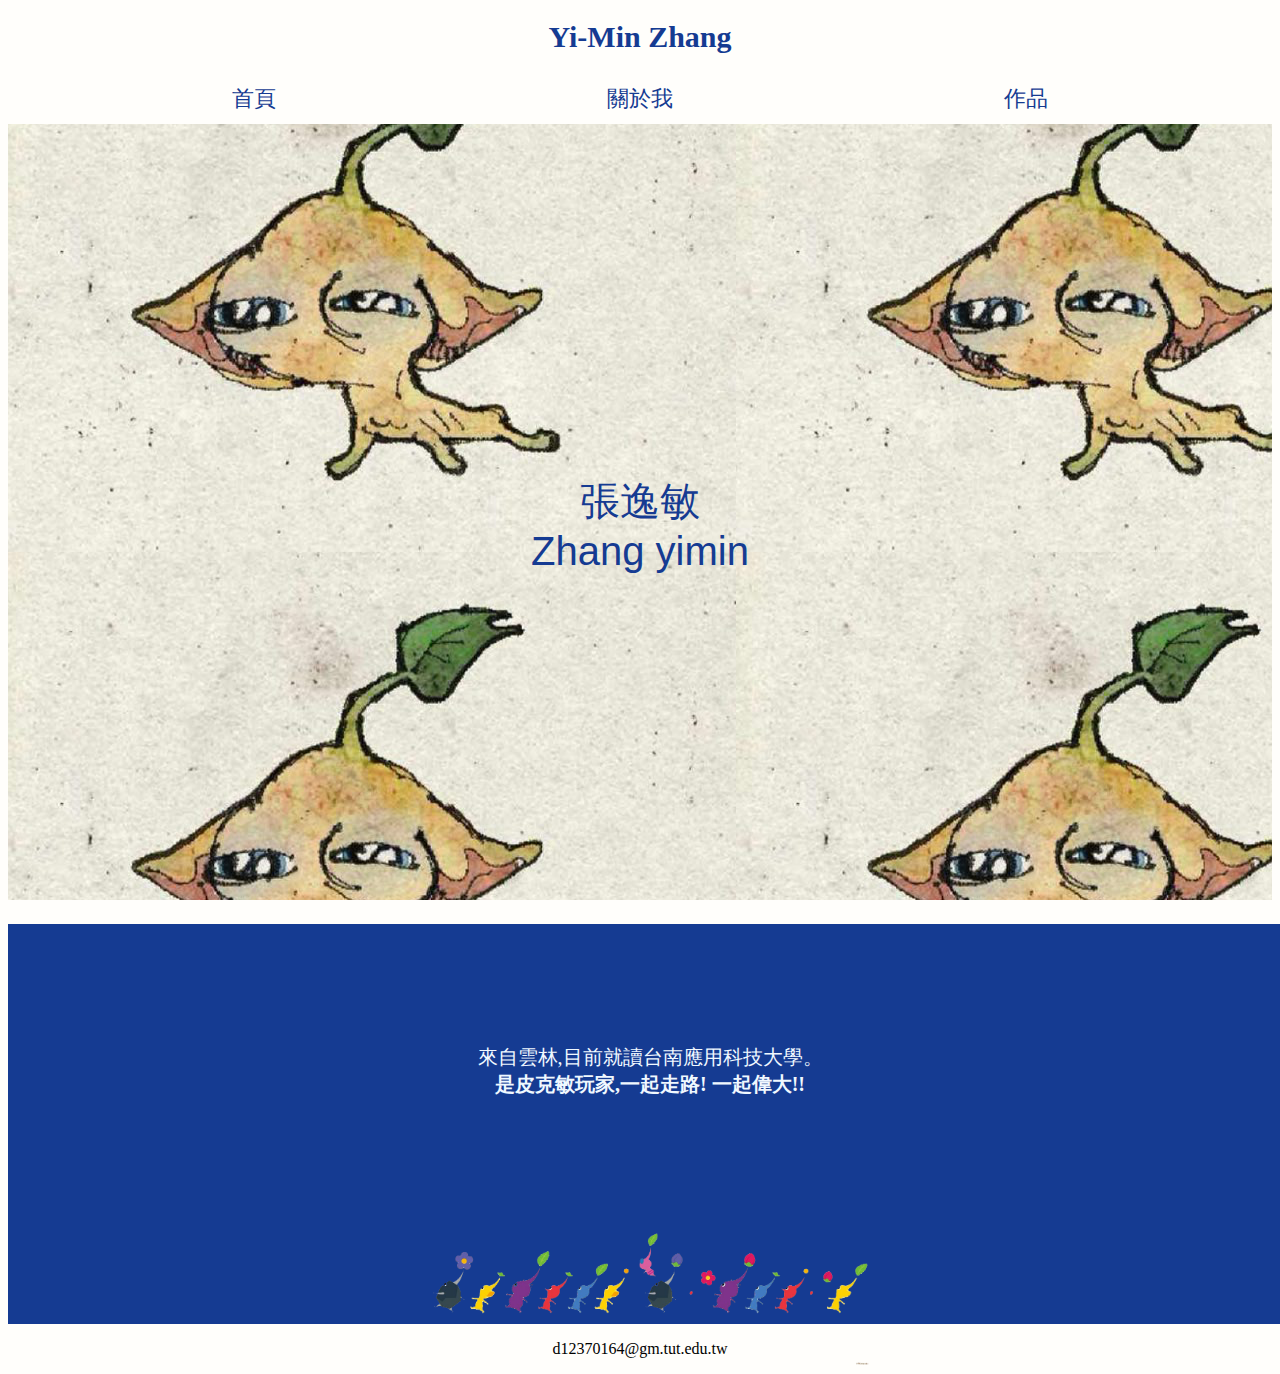
<file: portfolio/index.html>
<!DOCTYPE html>
<HTML>
    <head>
        <title>首頁</title>
       <link rel="stylesheet" href="style.css" >
        <meta name="viewport" content="widh=device-width,initial-scale=1.0">
    </head>
    <body>
        <header>
            <h1>Yi-Min Zhang</h1>
        </header>
        <nav class="menu">
            <ul>
         <li><a href="index.html">首頁</a></li>   
        <li><a href="about.html">關於我</a></li>
         <li><a href="works.html">作品</a></li>   
            </ul>
        </nav>
       
        <section>
        <div class="n1">
        <p class="name">張逸敏<br>Zhang yimin</p>
        </div>
         </section>
        <section>
        <div class="boxj">   
        <p class="jasu">來自雲林,目前就讀台南應用科技大學。<br><strong>是皮克敏玩家,一起走路! 一起偉大!!</strong> </p>
        <img src="images/p1.webp" class="p1" alt="p1" title="網路圖片">
        </div> 
        </section>
       <addres><p>d12370164@gm.tut.edu.tw</p></addres>
    </body>
</HTML>
</file>
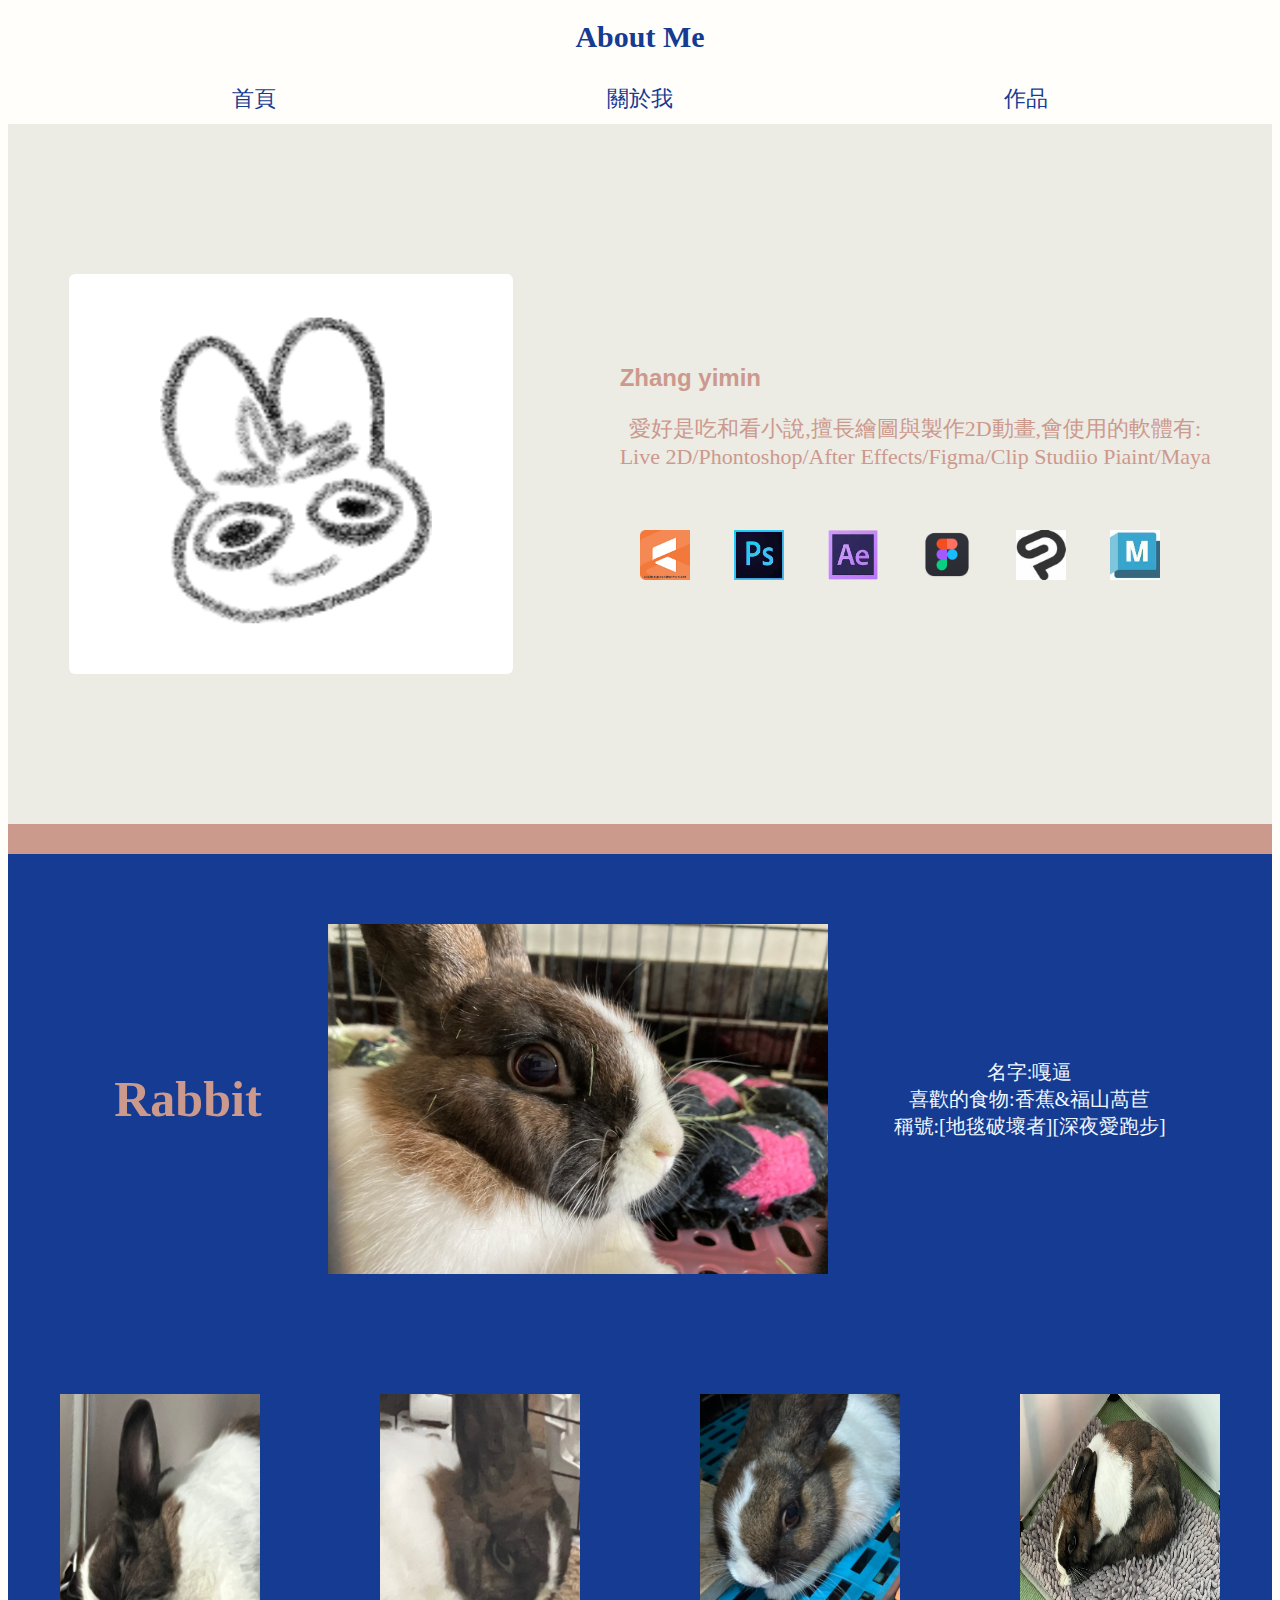
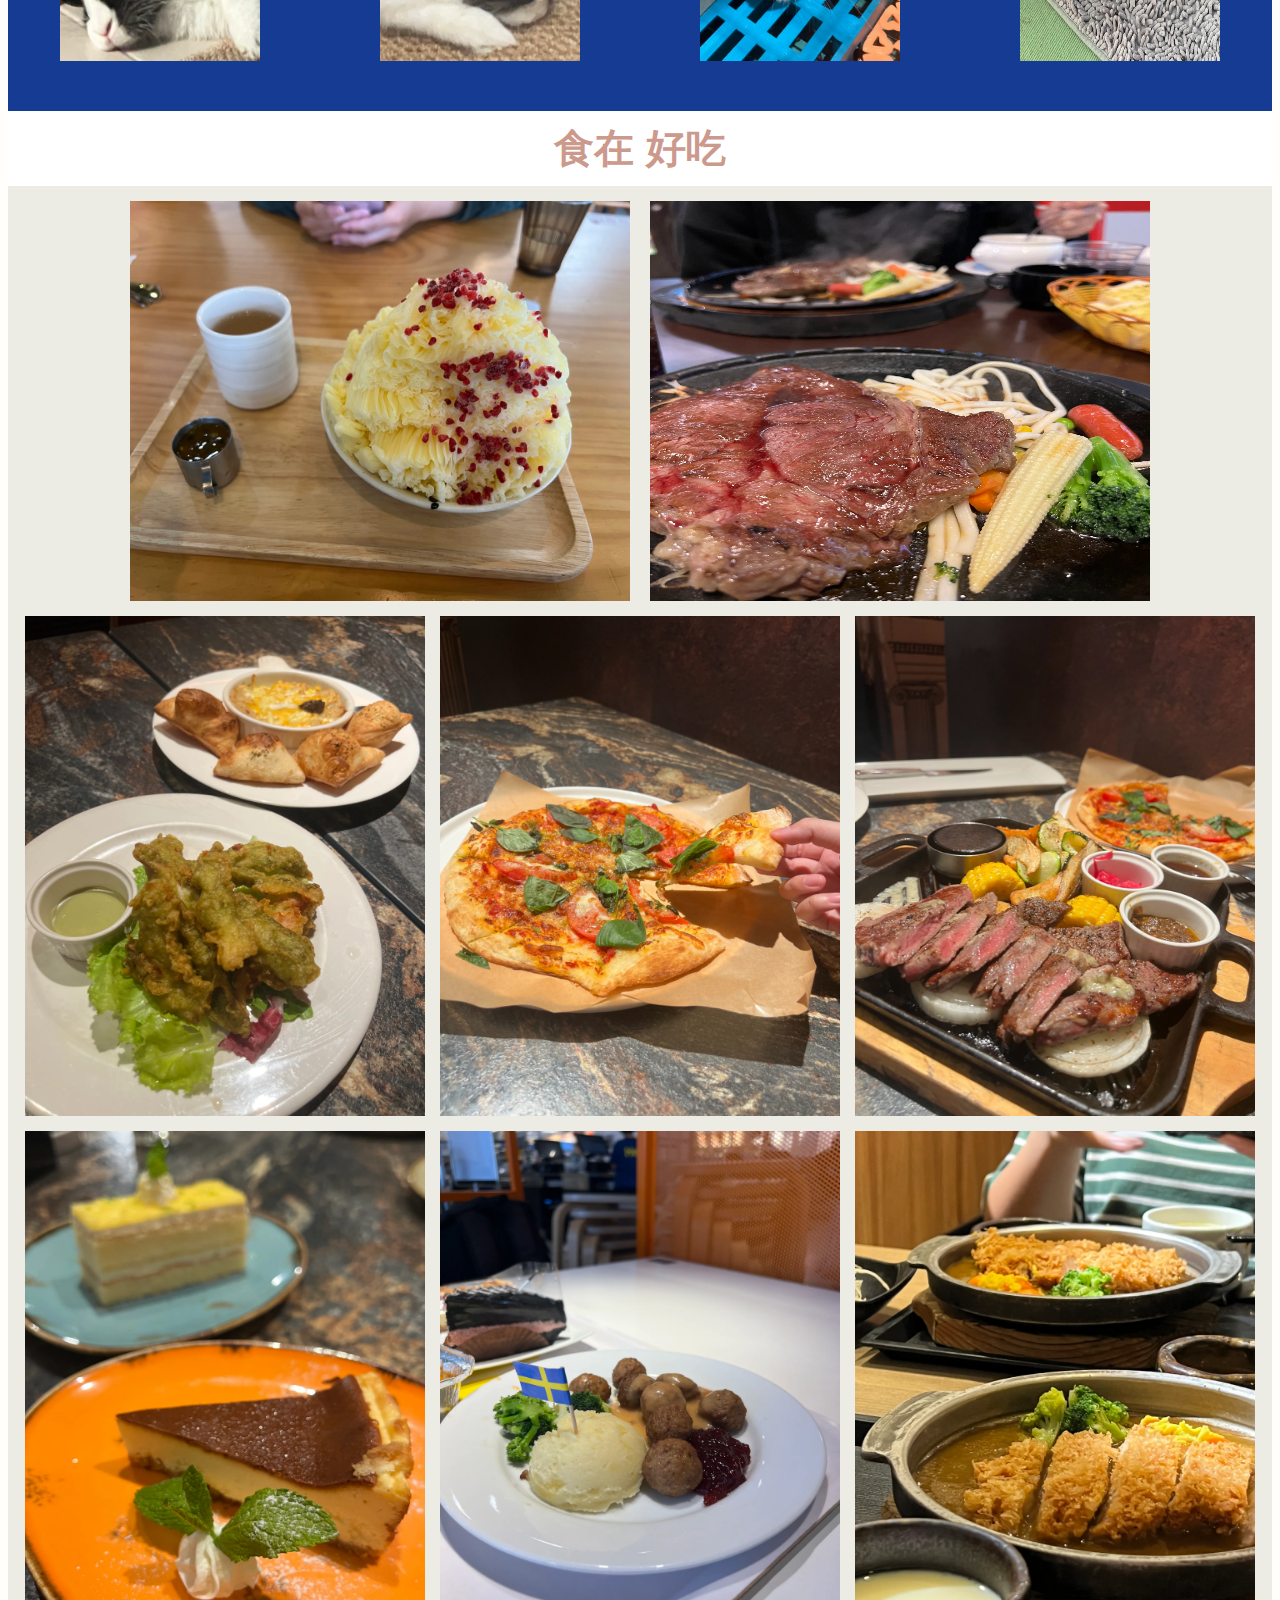
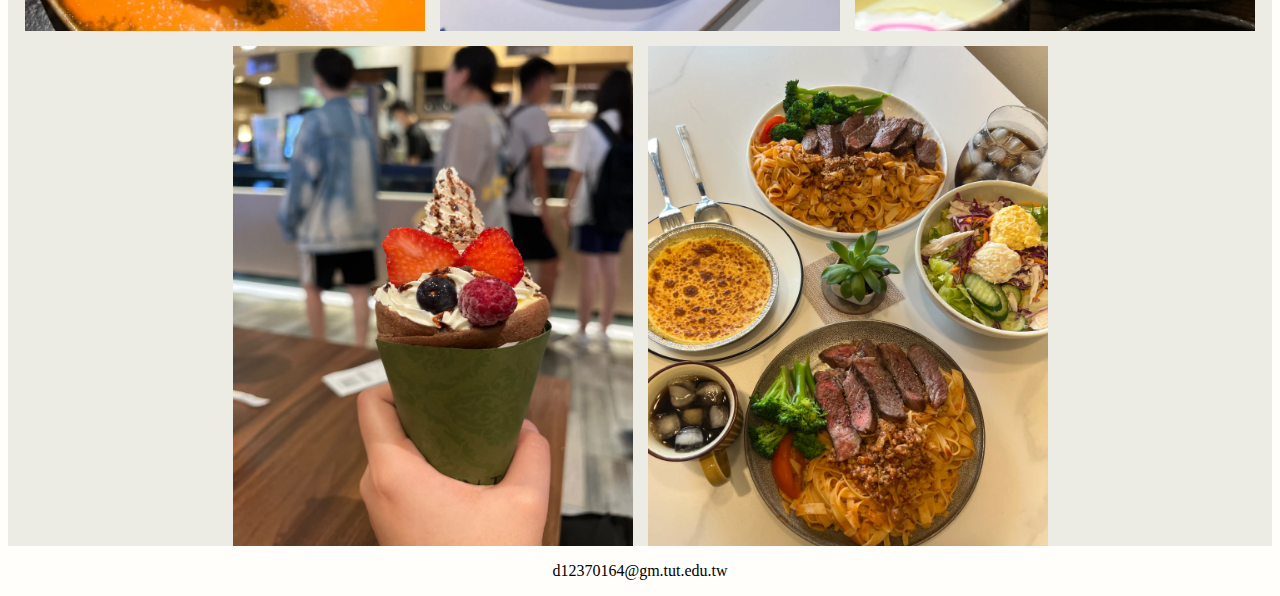
<file: portfolio/about.html>
<!DOCTYPE html>
<html>
    <head>
        <title>關於我</title>
        <meta name="viewport" content="widh=device-width,initial-scale=1.0">
        <link rel="stylesheet" href="style.css" >
    </head>
    <body>
        <h1>About Me</h1>
        <nav class="menu">
            <ul>
         <li><a href="index.html">首頁</a></li>   
        <li><a href="about.html">關於我</a></li>
         <li><a href="works.html">作品</a></li>   
            </ul>
        </nav>
        <div class="box">
            <img src="images/g1.webp"alt="g1" class="boxz">
           <div class="boxp">
            <h2>Zhang yimin</h2>
            <p>愛好是吃和看小說,擅長繪圖與製作2D動畫,會使用的軟體有:<br>
            Live 2D/Phontoshop/After Effects/Figma/Clip Studiio Piaint/Maya</p><br>
            <img src="images/live 2d.webp" alt="live 2d" class="software">
            <img src="images/ps.webp" alt="ps" class="software">
            <img src="images/ae.webp" alt="ae" class="software">
            <img src="images/figma.webp" alt="figma" class="software">
            <img src="images/csp.webp" alt="csp" class="software">
            <img src="images/maya.webp" alt="maya" class="software">
          
           </div>
        </div>
        <div class="colorbox"></div>

        <div class="boxrab">
            
            <h1>Rabbit</h1>
            <img src="images/r7.webp"alt="r7" class="boxr1">
             
            <p class="rabbita">名字:嘎逼<br>
               喜歡的食物:香蕉&福山萵苣<br>
               稱號:[地毯破壞者][深夜愛跑步]<br> 
            </p>
           </div>
           <div class="boxrr">
            <img src="images/r1.webp"alt="r1" class="boxr2">
            <img src="images/r2.webp"alt="r2" class="boxr2">
             <img src="images/r3.webp"alt="r3" class="boxr2">
             <img src="images/r4.webp"alt="r4" class="boxr2">
             <img src="images/r5.webp"alt="r5" class="boxr2">
             <img src="images/r6.webp"alt="r6" class="boxr2">
           </div>
       
        </div>

       <h2 class="hf">食在 好吃</h2>
        <div class="wf1"> 
        <img src="images/f1.webp" width="500" height="400" alt="f1">
        <img src="images/f8.webp" width="500" height="400" alt="f8">
        </div>
        <picture>
        <div class="wf">
        
        <img src="images/f2.webp" alt="f2" width="400px"
        height="500px" >
        <img src="images/f3.webp" alt="f3" width="400px"
        height="500px">
        <img src="images/f4.webp" alt="f4" width="400px"
        height="500px">
        <img src="images/f5.webp" alt="f5" width="400px"
        height="500px">
        <img src="images/f6.webp" alt="f6"width="400px"
        height="500px">
        <img src="images/f7.webp" alt="f7" width="400px"
        height="500px">
        <img src="images/f9.webp" alt="f9" width="400px"
        height="500px">
        <img src="images/f10.webp" alt="f10" width="400px"
        height="500px">
        </div>
    </picture>
        <addres><p>d12370164@gm.tut.edu.tw</p></addres>
    </body>
</html>
</file>
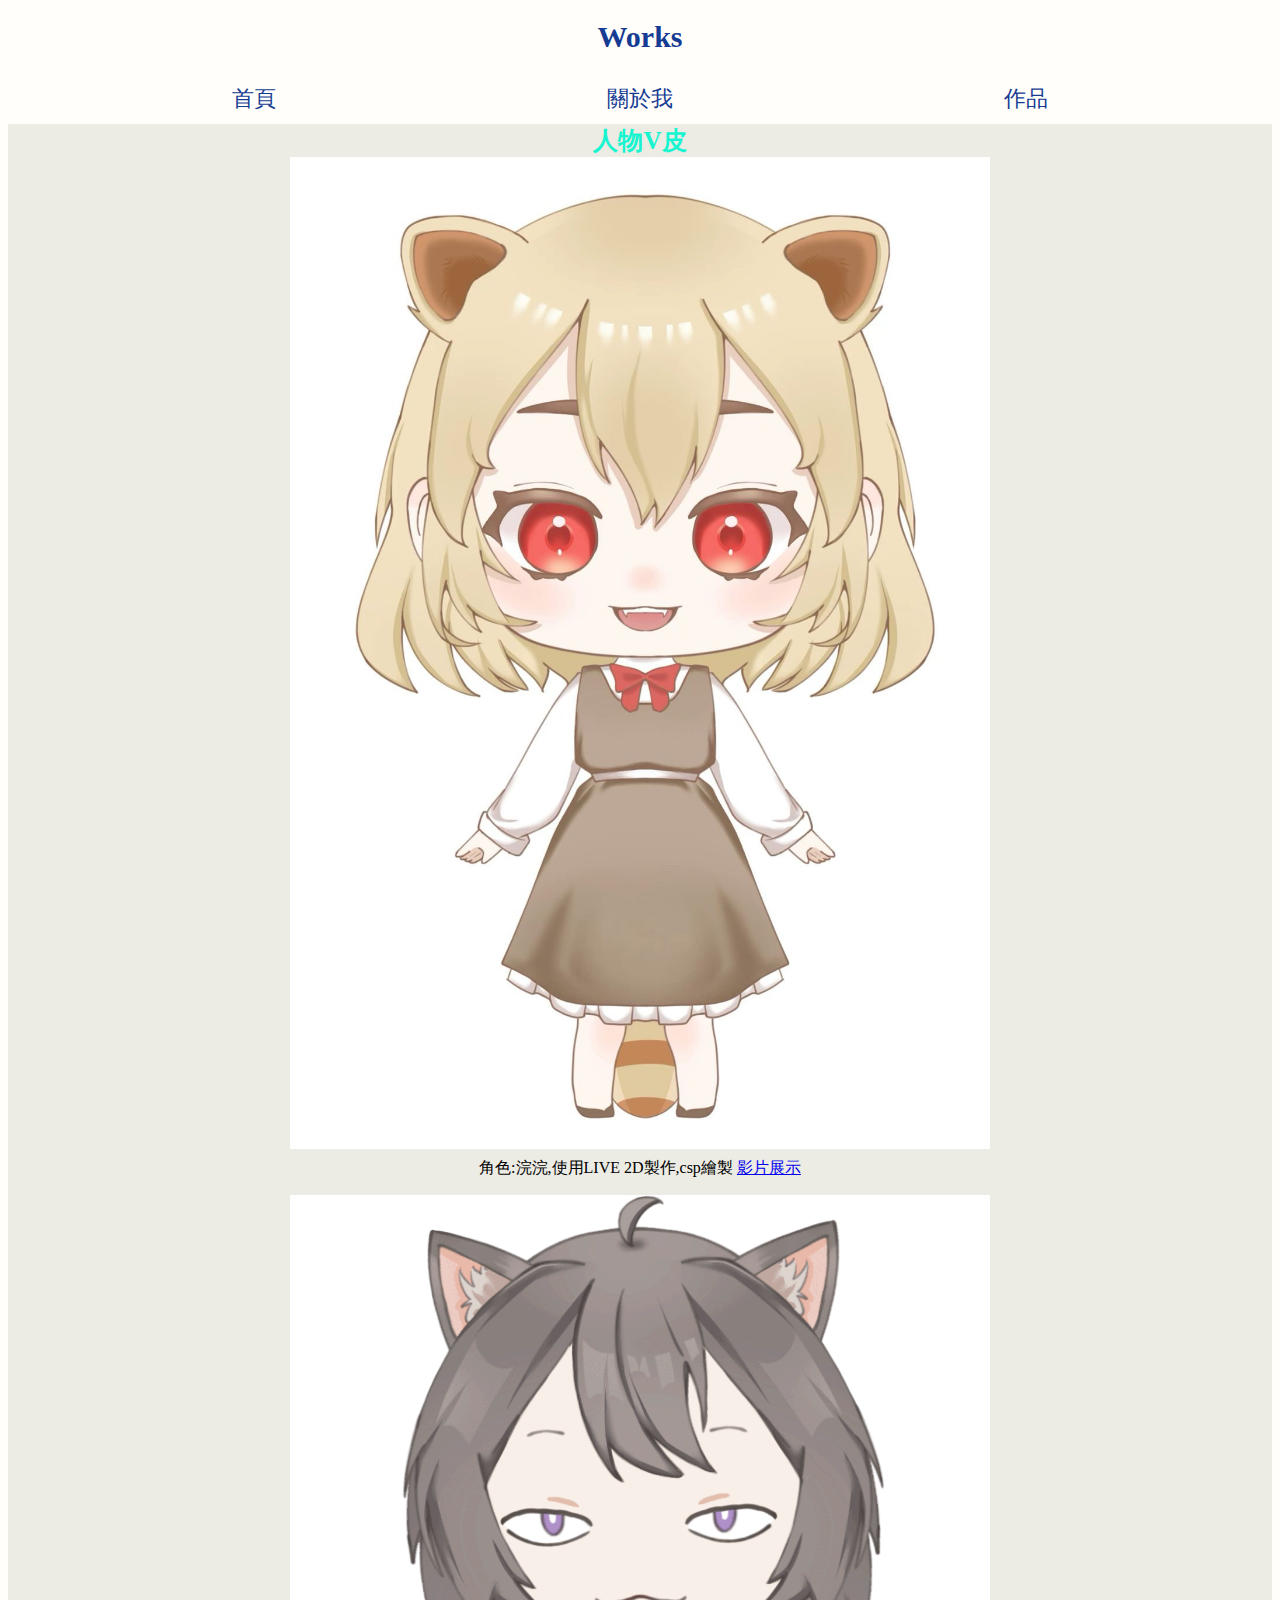
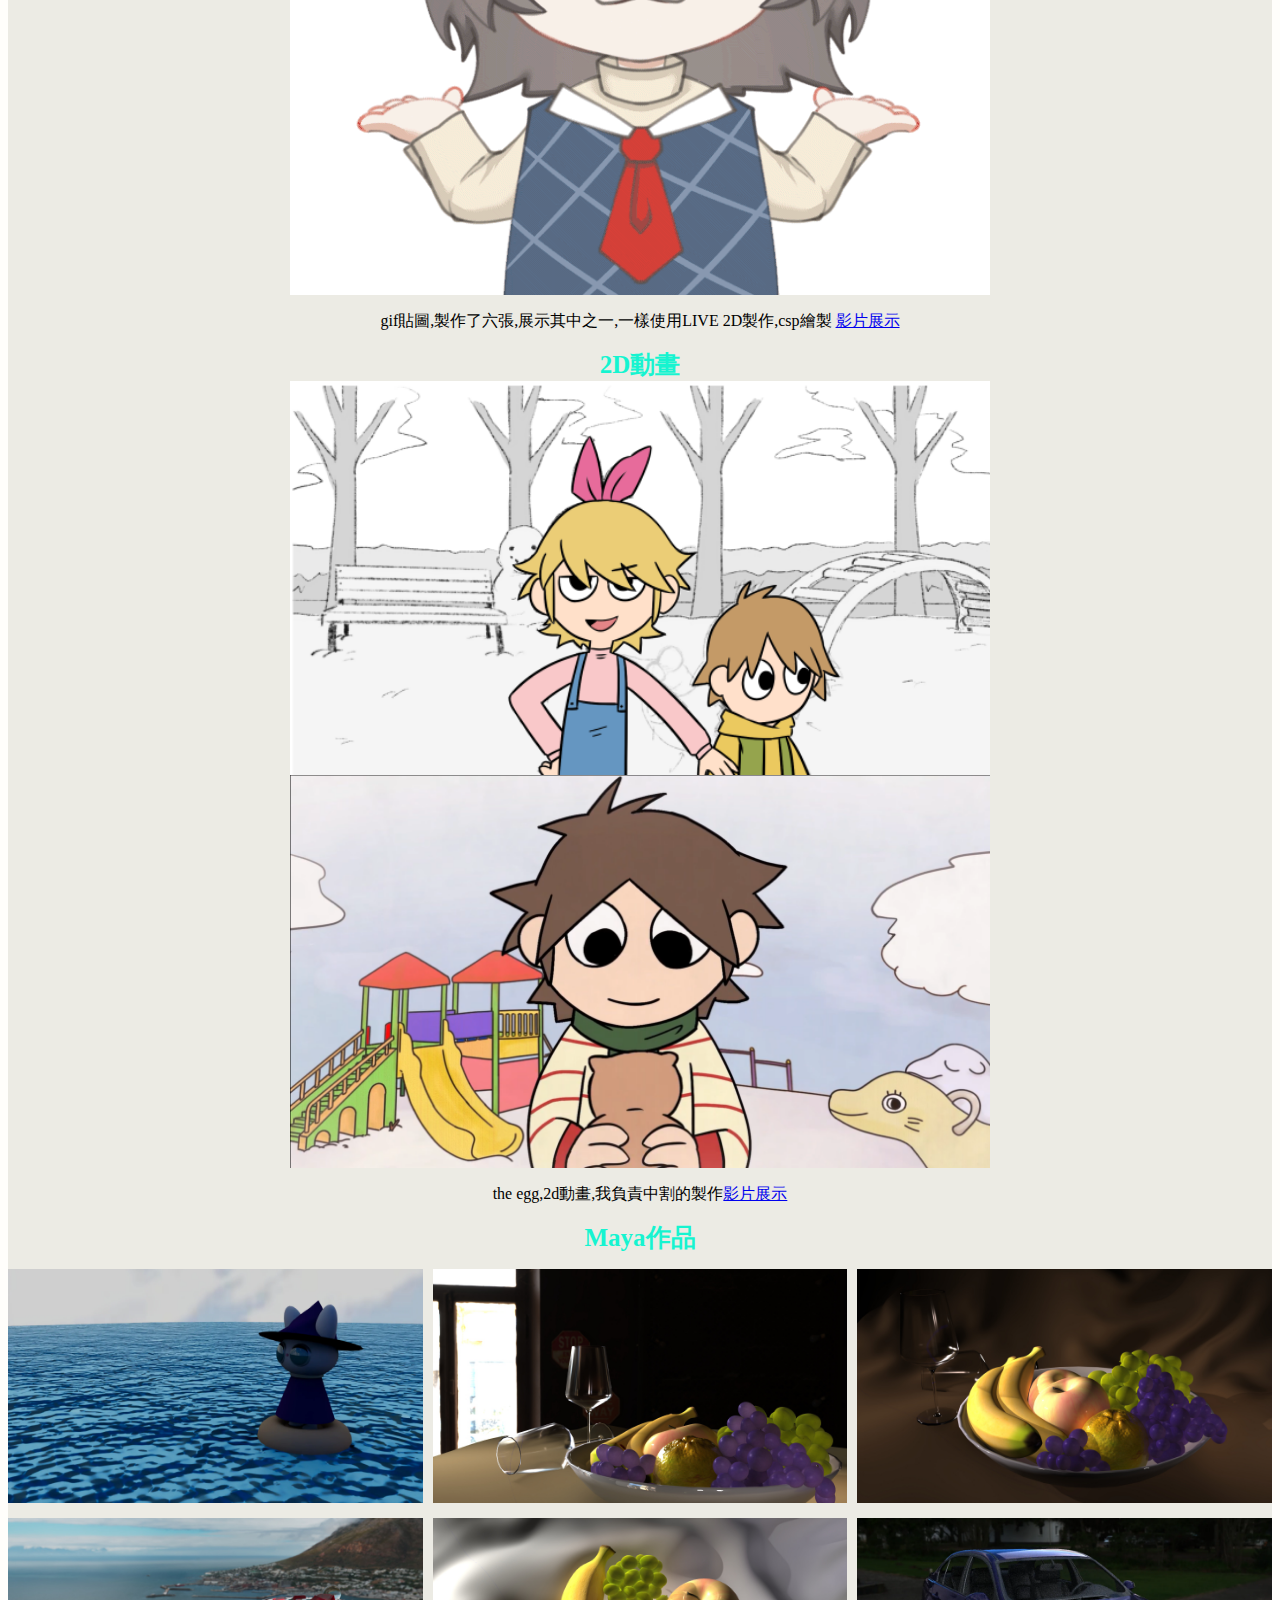
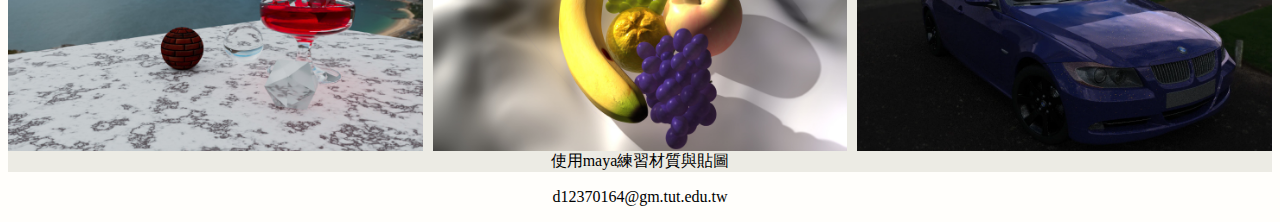
<file: portfolio/works.html>
<!DOCTYPE html>
<HTML>
    <head>
        <meta name="viewport" content="widh=device-width,initial-scale=1.0">
        <title>我的作品</title>
        <link rel="stylesheet" href="style.css" >
    </head>
    <body>
        <h1>Works</h1>
        <nav class="menu">
            <ul>
         <li><a href="index.html">首頁</a></li>   
        <li><a href="about.html">關於我</a></li>
         <li><a href="works.html">作品</a></li>   
            </ul>
        </nav>
        <h3 class="wh3">人物V皮</h3>
        <div class="box3"> 
        <img src="images/work1.webp" >
        <p>角色:浣浣,使用LIVE 2D製作,csp繪製 <a href="https://youtu.be/zCGf9v9Oavg">影片展示</a></p>
        </div>
        <div class="box4">
        <img class="box4gif" src="images/gif1.gif" >
        <p>gif貼圖,製作了六張,展示其中之一,一樣使用LIVE 2D製作,csp繪製 <a href="https://youtube.com/shorts/RAC6gsOd2dM?feature=share">影片展示</a></p>
        </div>
        <h3 class="wh3">2D動畫</h3>
        <div class="box4">    
        <img src="images/w2.webp">
         <img src="images/w3.webp">
        <p>the egg,2d動畫,我負責中割的製作<a href="https://drive.google.com/file/d/1JyFNyXM7O50N0C8RztBSlqorq4AzTJXn/view?usp=drive_link">影片展示</a></p>
        </div>
        <h3 class="wh3">Maya作品</h3>
        <div class="boxall5">
        <div class="box5">
            
            <img class="img1" src="images/02.webp" >
            <img  class="img1" src="images/cup.webp">
        </div>
        <div class="box5">
            <img class="img1" src="images/01.webp" >
            <img class="img1"  src="images/3.webp">
        </div>
        <div class="box5">
            <img  class="img1" src="images/4.webp">
            <img  class="img1" src="images/car1.webp">
             
             </div>
            </div>
             <p class="w3p">使用maya練習材質與貼圖</p>
        <addres><p>d12370164@gm.tut.edu.tw</p></addres>
    </body>
</HTML>
</file>
<file: portfolio/style.css>
body {
    background-color: rgb(255, 254, 251);

}
/*菜單*/
.menu ul{
   
    justify-content: space-evenly;
    display: flex;
    padding: 0px;
    margin: 0;
    list-style:none ;
    flex-wrap: wrap;
}
 
.menu a{
    background-color: rgb(255, 254, 251);
    text-decoration: none;
    color: rgb(21, 59, 146);
    font-family: fantasy;
    font-size: 22px;
    text-align: center;
    display: block;
    padding:10px 40px ;
    min-width: 200px;
   
}
.menu a:hover{
   color: rgb(255, 254, 251);
   background-color: rgb(66, 158, 166);
   border-radius: 3px;
}
.menu a:active{
    color:  rgb(255, 254, 251);
    background-color:rgb(21, 59, 146);

}
@media screen and (max-width: 800px){

   .menu ul{
      flex-direction: column;
      align-items: center;
      gap: 10px;
   }

   .menu a{
      width: 90%;          
      max-width: 300px;     
      padding: 10px;
      font-size: 18px;
   }
}
/*首頁*/
h1 {
   font-family: papyrus;
    color: rgb(21, 59, 146);
    text-align: center;
    font-size: 30px;
    justify-content:center
}
p {color: black;
    text-align: center;
}
.name{
    color:  rgb(21, 59, 146);
    text-align: center;
    font-size: 40px;
    font-family: 'Franklin Gothic Medium', 'Arial Narrow', Arial, sans-serif;
    align-items: center;
}
.imageh1{
    display: block;
    margin: 0 auto;
    width:300px
}
.jasu{
    color: aliceblue;font-size: 20px;

}
.n1{
    background-image: url(images/p2.webp);
    background-attachment: fixed;
    width: 0 auto;height: 800px;
    display: flex;
    justify-content: center;
    align-items: center;
}/*首頁背景*/
.p1{
width: auto;height: 250px;
display: block;
margin: 0 auto;
}
.boxj{
padding: 100px 10px ;
    background-color:rgb(21, 59, 146);
    display:block ;
    align-items: center;
    width: 100%;height: 200px;
    margin: 0 auto;
border: 3px;
    
}

.imagea1{
    display: block;
    margin: 0 auto; 
    gap:20px;

}
/*about*/
.box{
    justify-content: space-evenly;
    display: flex;
    align-items: center;
    width: auto;height: 700px;
    background-color: rgb(236, 235, 228);
    gap:45px
}/*關於我div設定*/
.boxz{ 
    width: auto;
    height:400px;
    display:block;
    border-radius: 6px;  
}/*關於我照片設定*/
.colorbox{
    background-color: rgb(204, 153, 141);
    width:auto ;height:30px ;margin: 0px;
} 
.boxp p{
    color: rgb(204, 153, 141);
    font-size:22px;
}/*我的技能div設定*/
.box h2{
    color: rgb(204, 153, 141);
   font-family: Arial, Helvetica, sans-serif;
}

.boxrab p{
    color: aliceblue;
    font-size: 20px;
    font-family: 'Times New Roman', Times, serif;
}
.boxrab {
   
    background-color:rgb(21, 59, 146);
    justify-content:center;
    display: flex;
    align-items: center;
    padding: 50px;
}/*rabbit介紹div*/
.boxr2{
    width:200px;height: auto ;
    display: flex;
    padding: 50px;
    align-items: center;
    
 }/*rabbit介紹小圖*/
 .boxrr{background-color:rgb(21, 59, 146)
;display: flex;justify-content:center;
width: auto;gap:20px; 

}
.boxr1{
    display:flex ;
   width:500px;
    height:350px;
    border-radius: 6px; 
   align-items: center;
   flex-wrap: wrap;
    padding: 20px 66px;
    border: 3px;
    }/*rabbit介紹圖片*/
.boxrab h1{
    font-family: papyrus;
    align-items: center;margin: 0px;
    color:rgb(204, 153, 141);justify-content:center
    ;font-size: 50px;
}
.software{
    width: 50px;height: 50px ;
    display: inline;
    padding:20px;
    align-items: center;
}/*ps ai圖片設定*/
h2 {
    color: rgba(0, 0, 0, 0.788);
    font-family: 'Franklin Gothic Medium', 'Arial Narrow', Arial, sans-serif;
}

.wf{
    display:flex;
    flex-wrap: wrap;
    gap: 15px;
    align-items: center;
    justify-content: center;
    background-color: rgb(236, 235, 228);
   
}
.wf1{
     display:flex;
    flex-wrap: wrap;
    gap: 20px; 
    align-items: center;
    justify-content: center;
    background-color: rgb(236, 235, 228);
padding: 15px;
}
.hf{
    text-align: center;font-size:40px;
    background-color:rgb(255, 255, 255);
    margin: 0px;color:rgb(204, 153, 141);
    padding: 10px;
}

addres{
    text-align: center;
}
/*phone*/
 

.box3 {
   background-color: rgb(236, 235, 228); 
   display: flex;
   flex-direction: column;
   align-items: center;
   text-align: center;
   justify-content: center;
}

.box3 img {
   width: 100%;
   max-width: 700px;
   height: auto;
}

.box3 p {
   margin-top: 9px;
}

.box4 {
   background-color: rgb(236, 235, 228); 
   display: flex;
   flex-direction: column;
   align-items: center;
   text-align: center;
}

.box4gif {
   width: 100%;
   max-width: 700px;
   height: auto;
}

.box4 img {
   width: 100%;
   max-width: 700px;
   height: auto;
}

.box5 {
   display: flex;
   flex-direction: column;
   align-items: center;
}

.boxall5 {
   display: flex;
   justify-content: center;
   background-color: rgb(236, 235, 228);
   gap: 10px;
}

.img1 {
   width: 100%;
   max-width: 600px;
   height: auto;
   margin-top: 15px;
}

.wh3 {
   background-color: rgb(236, 235, 228);
   text-align: center;
   font-family: papyrus;
   margin: 0px;
   color: rgb(22, 244, 208);
   font-size: 25px;
}

.w3p {
   background-color: rgb(236, 235, 228);
   text-align: center;
   margin: 0px;
}

 
@media screen and (max-width: 800px) {

   .boxall5 {
      flex-direction: column;
      align-items: center;
   }

   .img1 {
      max-width: 330px;
   }

   .wh3 {
      font-size: 20px;
   }
}
@media screen and (max-width: 800px) {

  
  .box {
    flex-direction: column;
    height: auto;
    gap: 20px;
    padding: 20px 10px;
  }
 
  .boxz {
    width: 100%;
    max-width: 280px;
    height: auto;
  }
 
  .boxp p {
    font-size: 18px;
    text-align: center;
  }
 
  .boxrr {
    flex-direction: column;
    gap: 10px;
  }
 
  .boxr1 {
    width: 100%;
    max-width: 300px;
    height: auto;
    padding: 10px;
  }
 
  .boxr2 {
    width: 100%;
    max-width: 200px;
    padding: 10px;
  }
 
  .boxrab {
    flex-direction: column;
    padding: 20px;
    text-align: center;
  }

  .boxrab h1 {
    font-size: 32px;
  }

  .boxrab p {
    font-size: 18px;
  }
 
  .software {
    width: 40px;
    height: 40px;
    padding: 10px;
  }
 
  .wf, .wf1 {
    flex-direction: column;
    padding: 10px;
  }

  .hf {
    font-size: 28px;
  }
}
</file>
